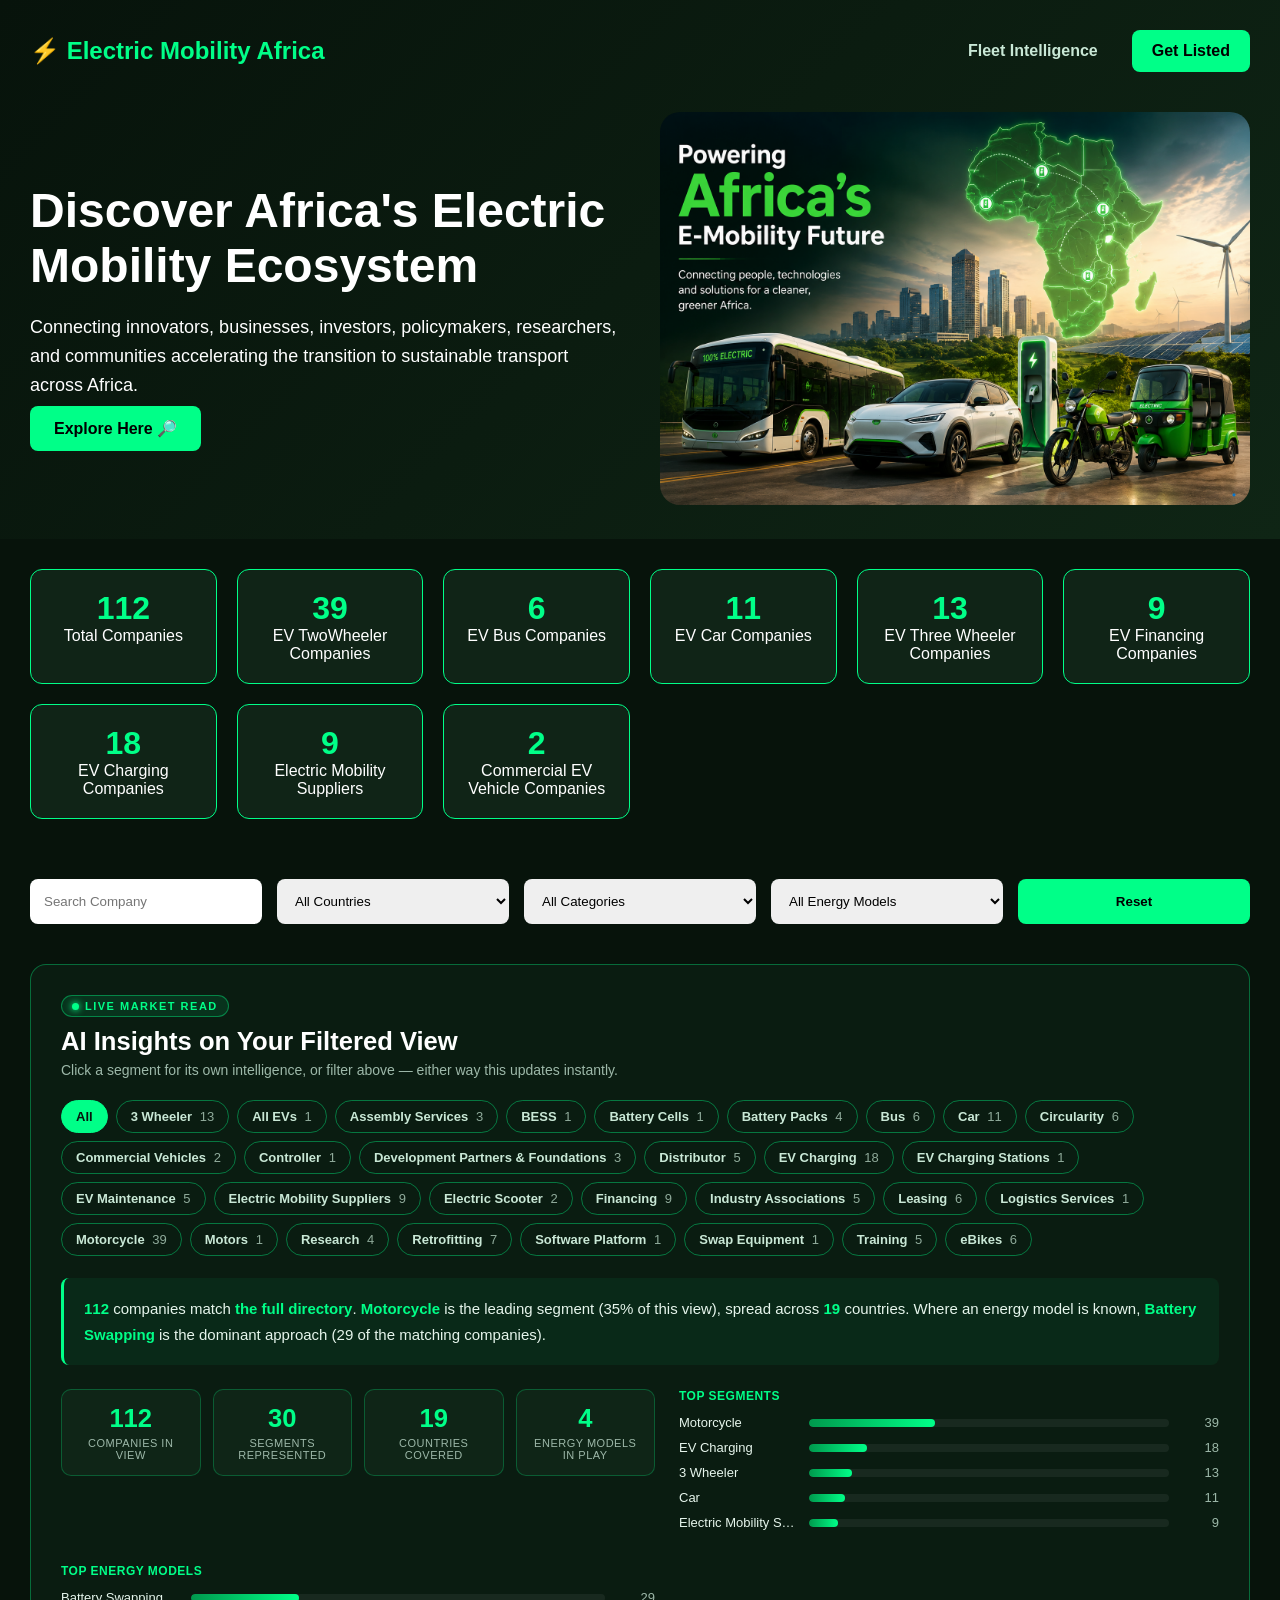
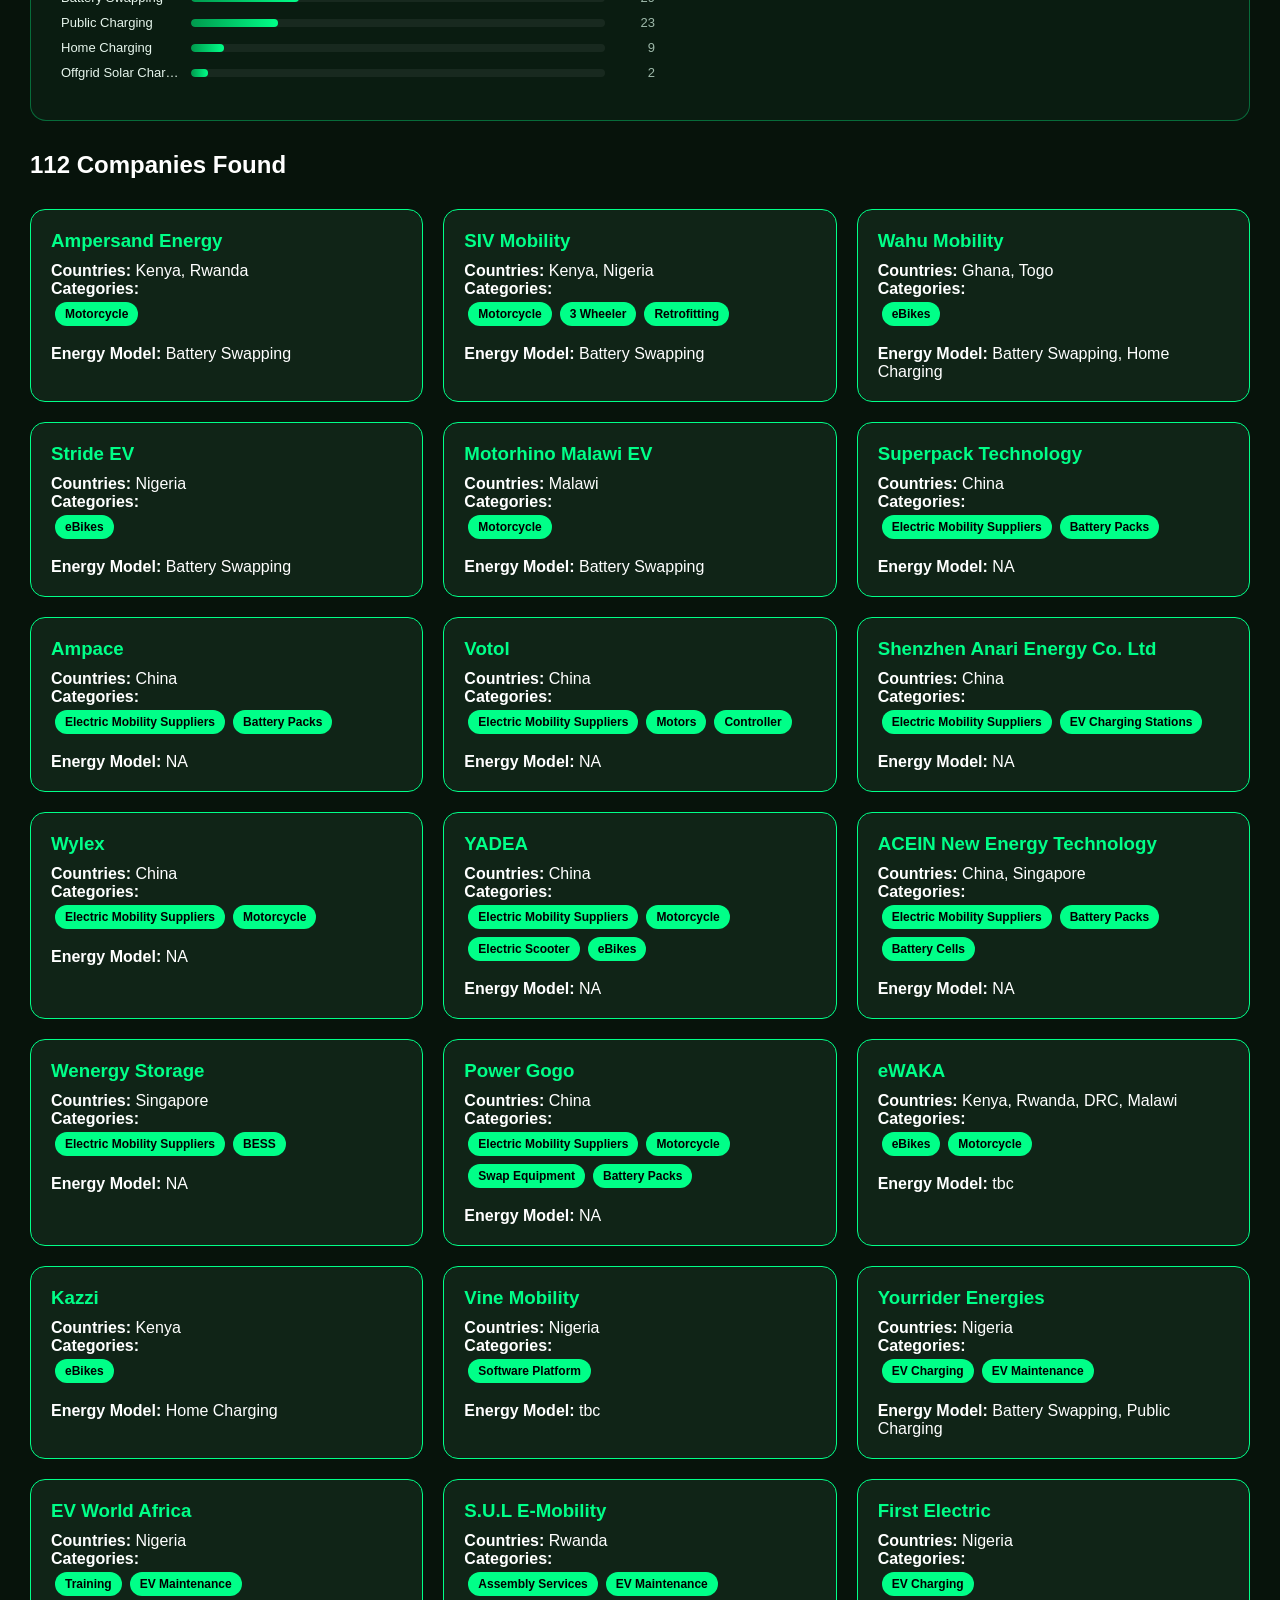
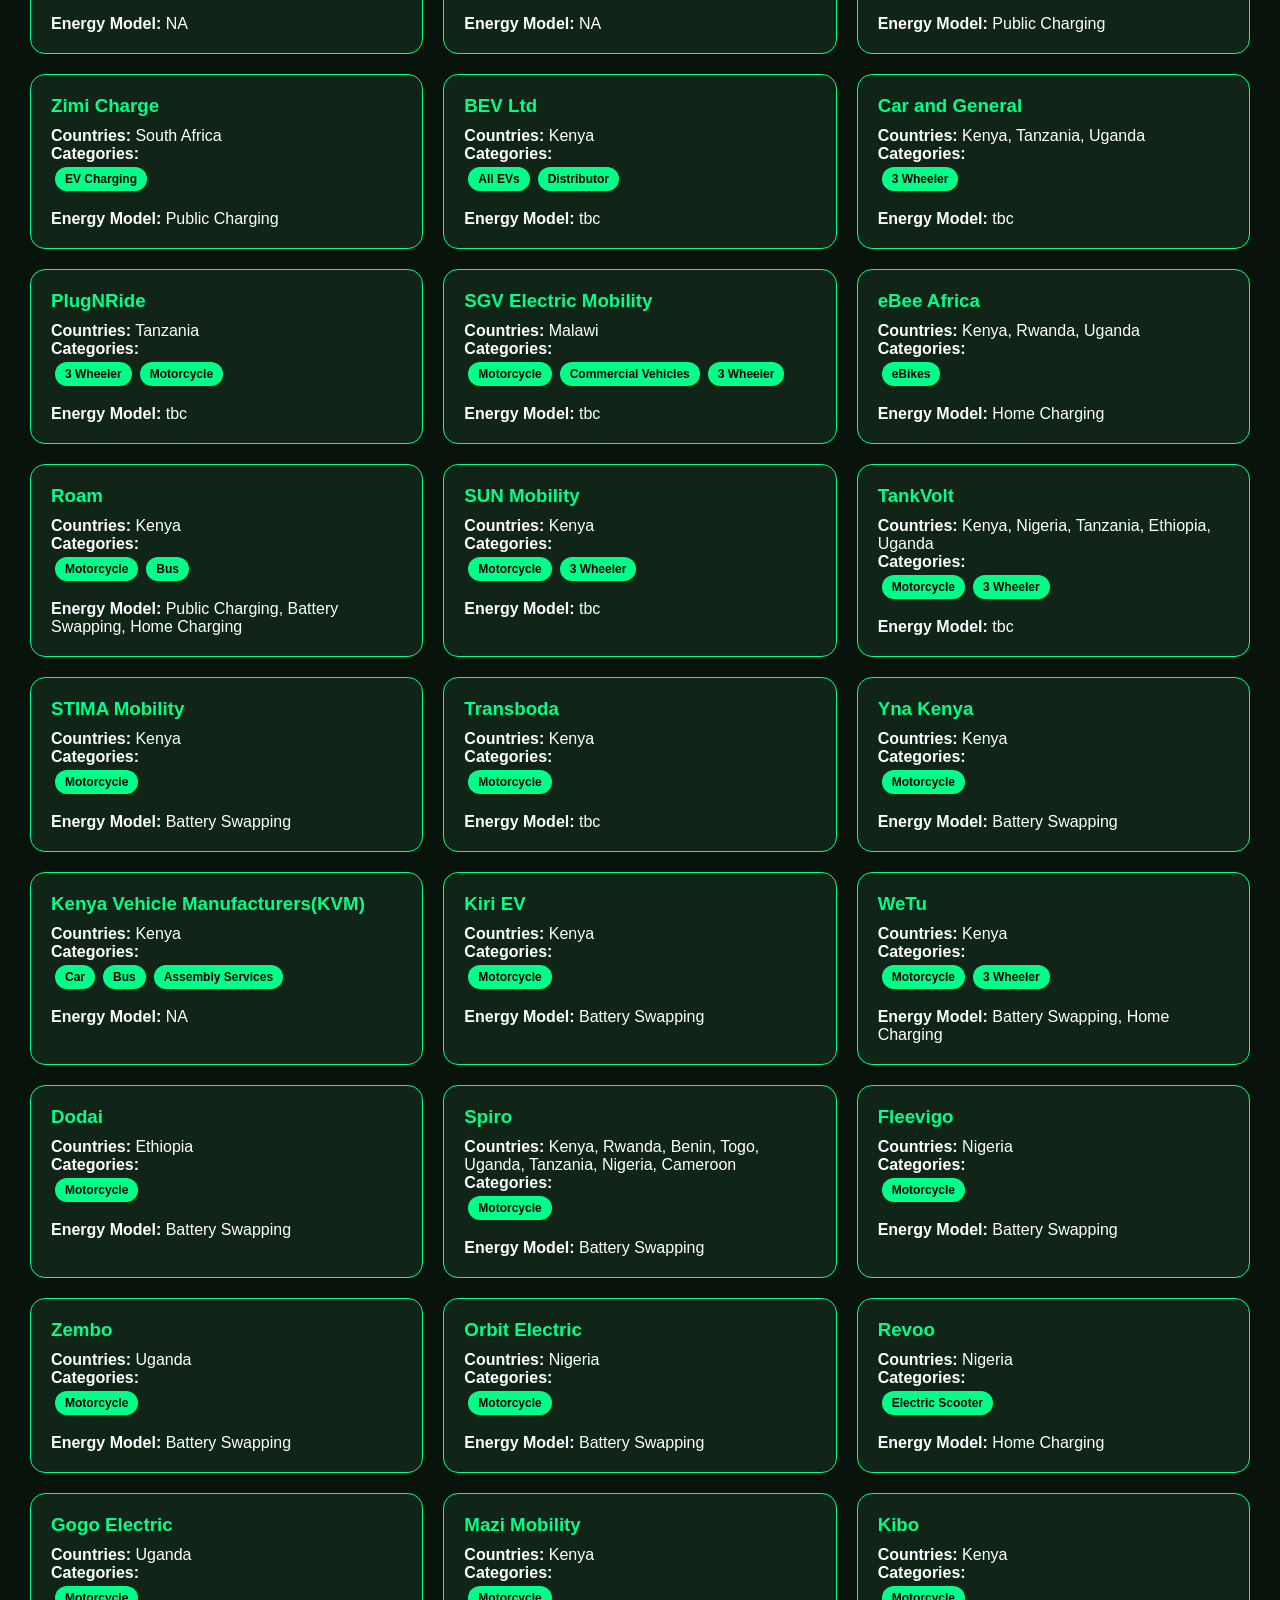
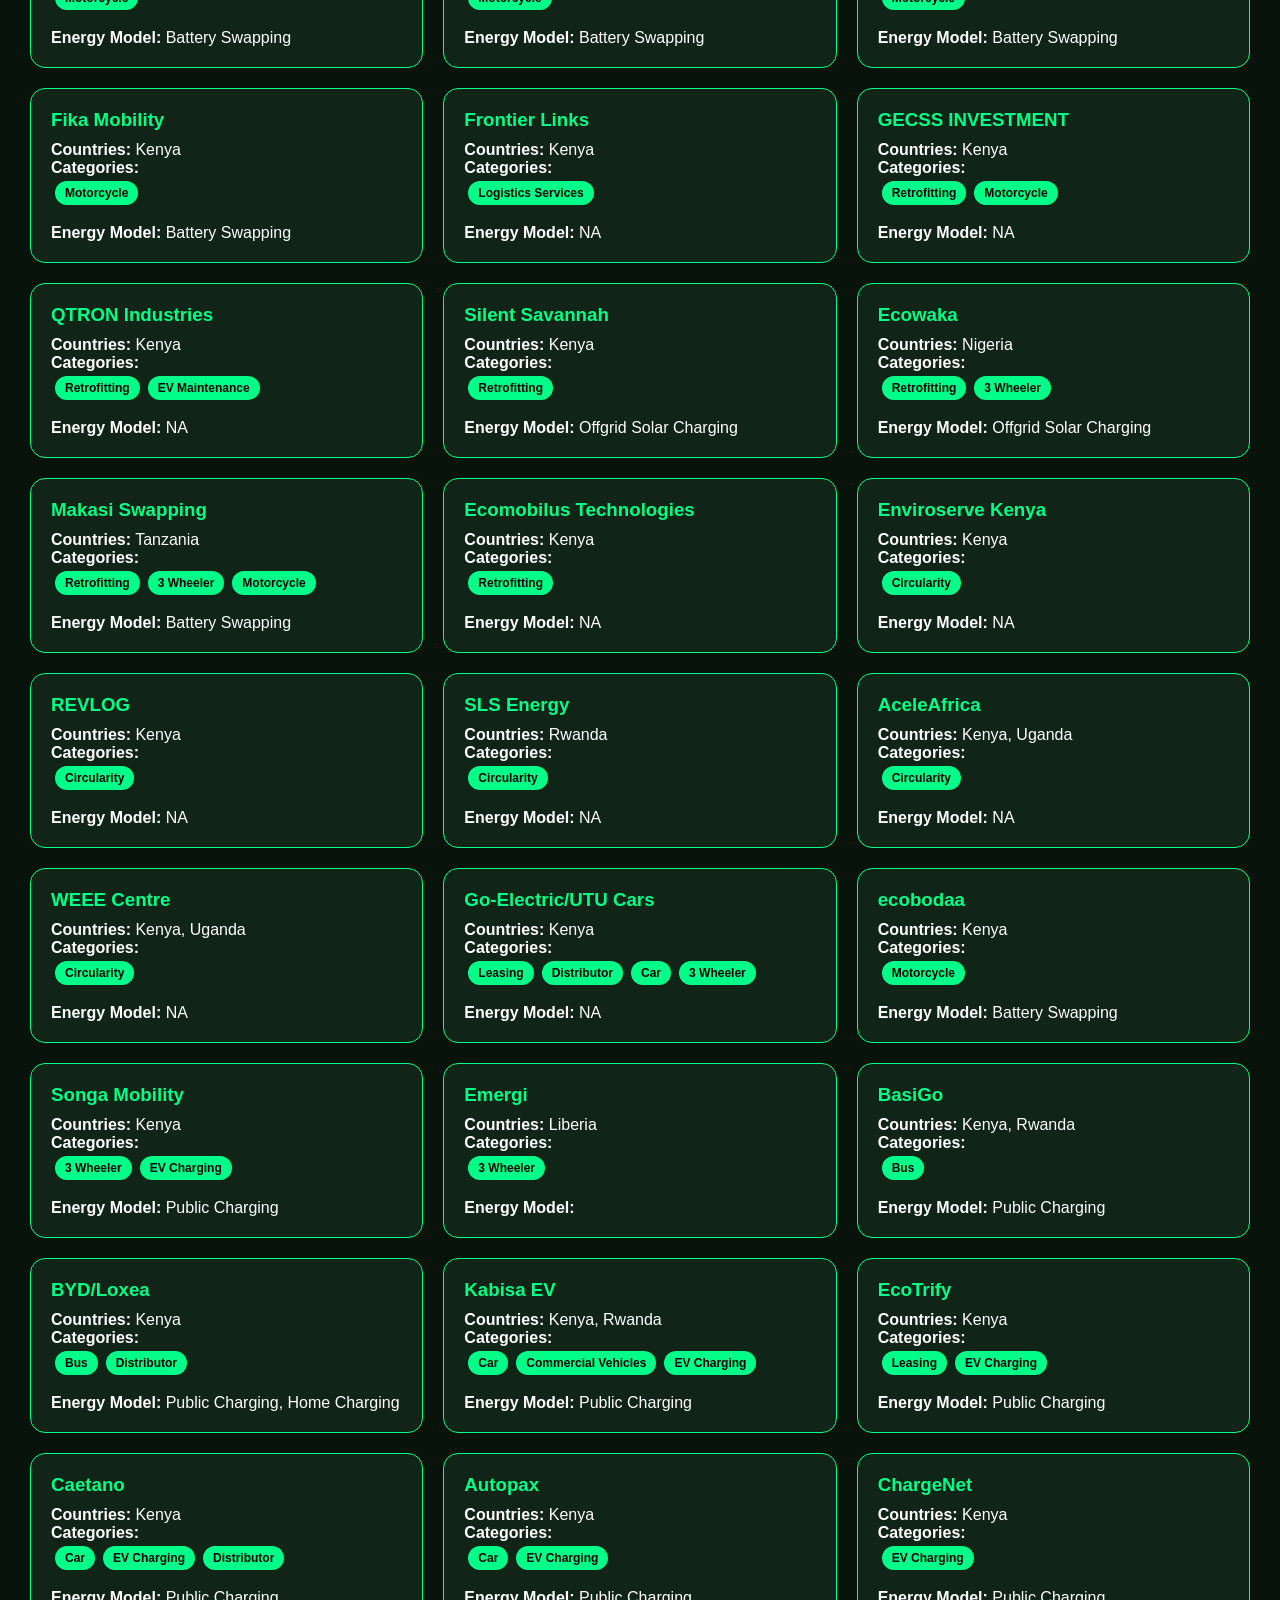
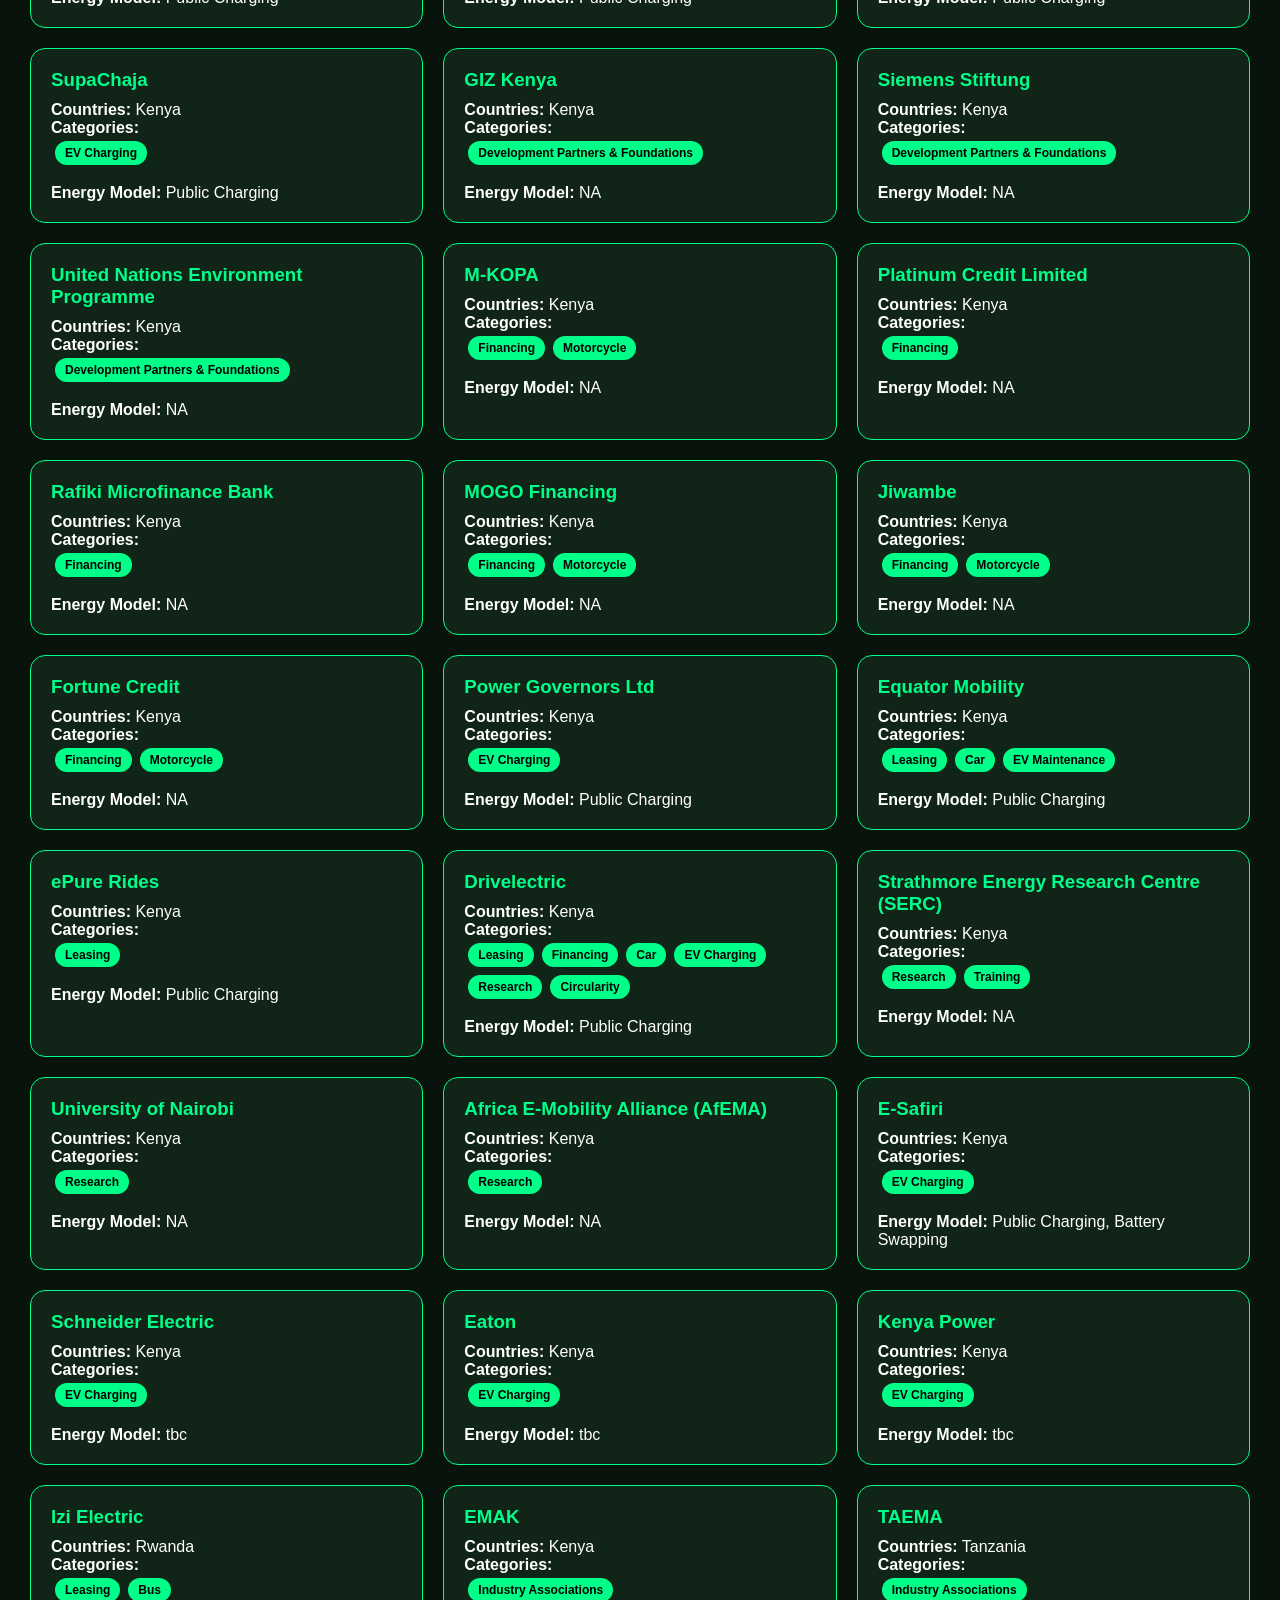
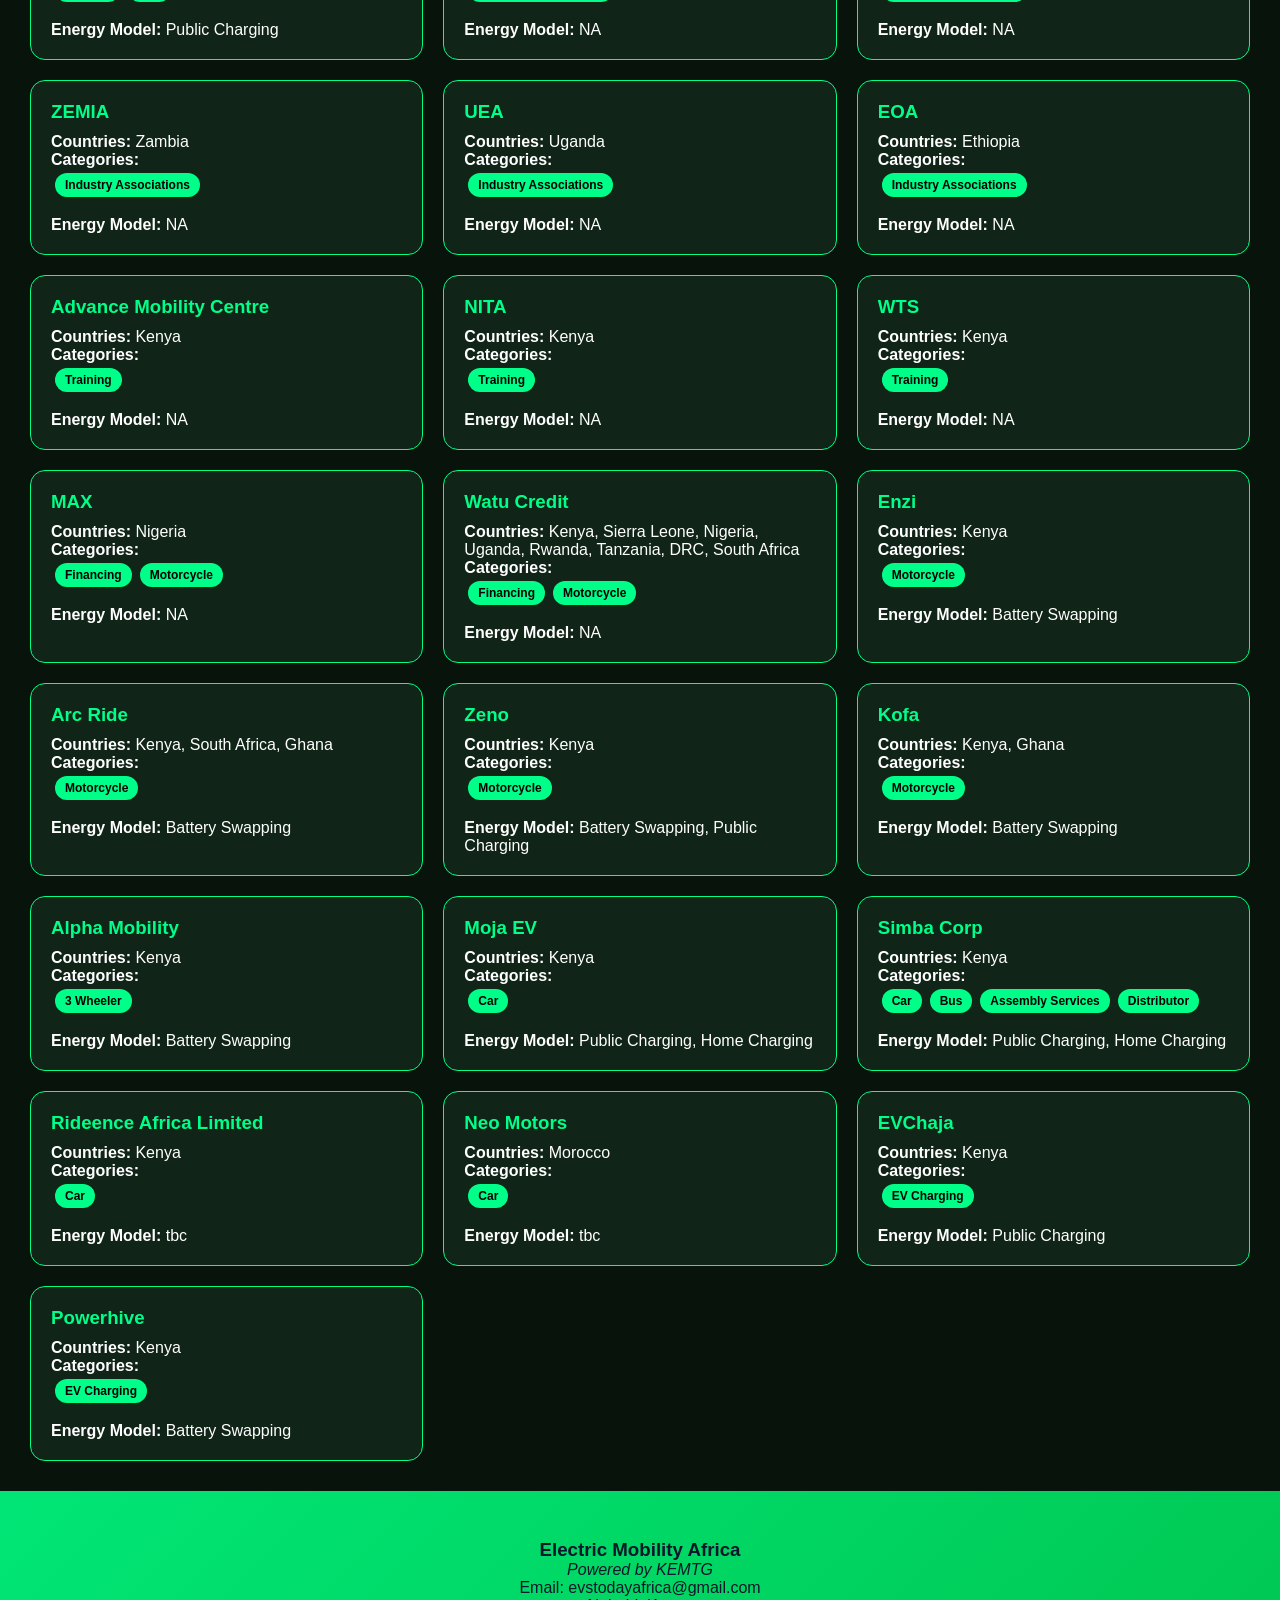
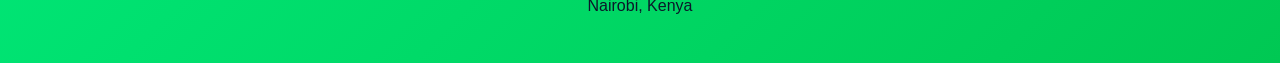
<file: index.html>
<!DOCTYPE html>
<html lang="en">
<head>
<meta charset="UTF-8">
<meta name="viewport" content="width=device-width, initial-scale=1.0">
<title>Electric Mobility Africa</title>
<link rel="stylesheet" href="styles.css">
</head>

<body>

<header class="hero">

    <nav class="navbar">
        <div class="logo">
            ⚡ Electric Mobility Africa
        </div>

        <div style="display: flex; gap: 20px; align-items: center;">
            <a href="fleet-intelligence.html" style="color: #c9e8d6; text-decoration: none; font-weight: bold; padding: 8px 14px; border-radius: 6px; transition: all 0.3s ease;" onmouseover="this.style.background='rgba(0,255,136,0.2)'" onmouseout="this.style.background='transparent'">
                Fleet Intelligence
            </a>
            <a href="https://forms.gle/2LNfFtyoCbxsjDcj7" class="submit-btn">
                Get Listed
            </a>
        </div>
    </nav>

    <div class="hero-content">

        <div class="hero-text">
            <h1>Discover Africa's Electric Mobility Ecosystem</h1>

            <p>
                Connecting innovators, businesses, investors, policymakers, researchers, and communities accelerating the transition to sustainable transport across Africa.
            </p>

            <a href="#ai-insights" class="explore-btn">
                Explore Here 🔎
            </a>
        </div>

        <div class="hero-image">
    <img src="hero.png" alt="EV Africa">
</div>

    </div>

</header>

<main>

<section class="stats">

<div class="stat-card">
<h2 id="totalCompanies">0</h2>
<p>Total Companies</p>
</div>

<div class="stat-card">
<h2 id="motorcycleCount">0</h2>
<p>EV TwoWheeler Companies</p>
</div>

<div class="stat-card">
<h2 id="busCount">0</h2>
<p>EV Bus Companies</p>
</div>

<div class="stat-card">
<h2 id="carCount">0</h2>
<p>EV Car Companies</p>
</div>

<div class="stat-card">
<h2 id="threeCount">0</h2>
<p>EV Three Wheeler Companies</p>
</div>

<div class="stat-card">
<h2 id="financeCount">0</h2>
<p>EV Financing Companies</p>
</div>
<div class="stat-card">
<h2 id="chargingCount">0</h2>
<p>EV Charging Companies</p>
</div>
<div class="stat-card">
<h2 id="supplierCount">0</h2>
<p>Electric Mobility Suppliers</p>
</div>
<div class="stat-card">
<h2 id="commercialCount">0</h2>
<p>Commercial EV Vehicle Companies</p>
</div>

</section>

<section id="filters" class="filters">

<input
type="text"
id="searchInput"
placeholder="Search Company">

<select id="countryFilter"></select>

<select id="categoryFilter"></select>

<select id="energyFilter"></select>

<button id="resetBtn">
Reset
</button>

</section>

<section id="ai-insights" class="insights">

    <div class="insights-head">
        <span class="insights-eyebrow">Live Market Read</span>
        <h2>AI Insights on Your Filtered View</h2>
        <p>Click a segment for its own intelligence, or filter above — either way this updates instantly.</p>
    </div>

    <div id="segmentChips" class="segment-chips">
        <!-- populated by script.js -->
    </div>

    <div id="insightsBody" class="insights-body">
        <!-- populated by script.js -->
    </div>

</section>

<section class="results-header">
<h2 id="resultsCount"></h2>
</section>

<section id="companyContainer" class="company-grid">

</section>

</main>

<footer>

<h3>Electric Mobility Africa</h3>

<p><i>Powered by KEMTG</i></p>

<p>Email: evstodayafrica@gmail.com</p>

<!-- <p>Phone: +254700000000</p> -->

<p>Nairobi, Kenya</p>

</footer>

<script src="script.js"></script>

</body>
</html>
</file>
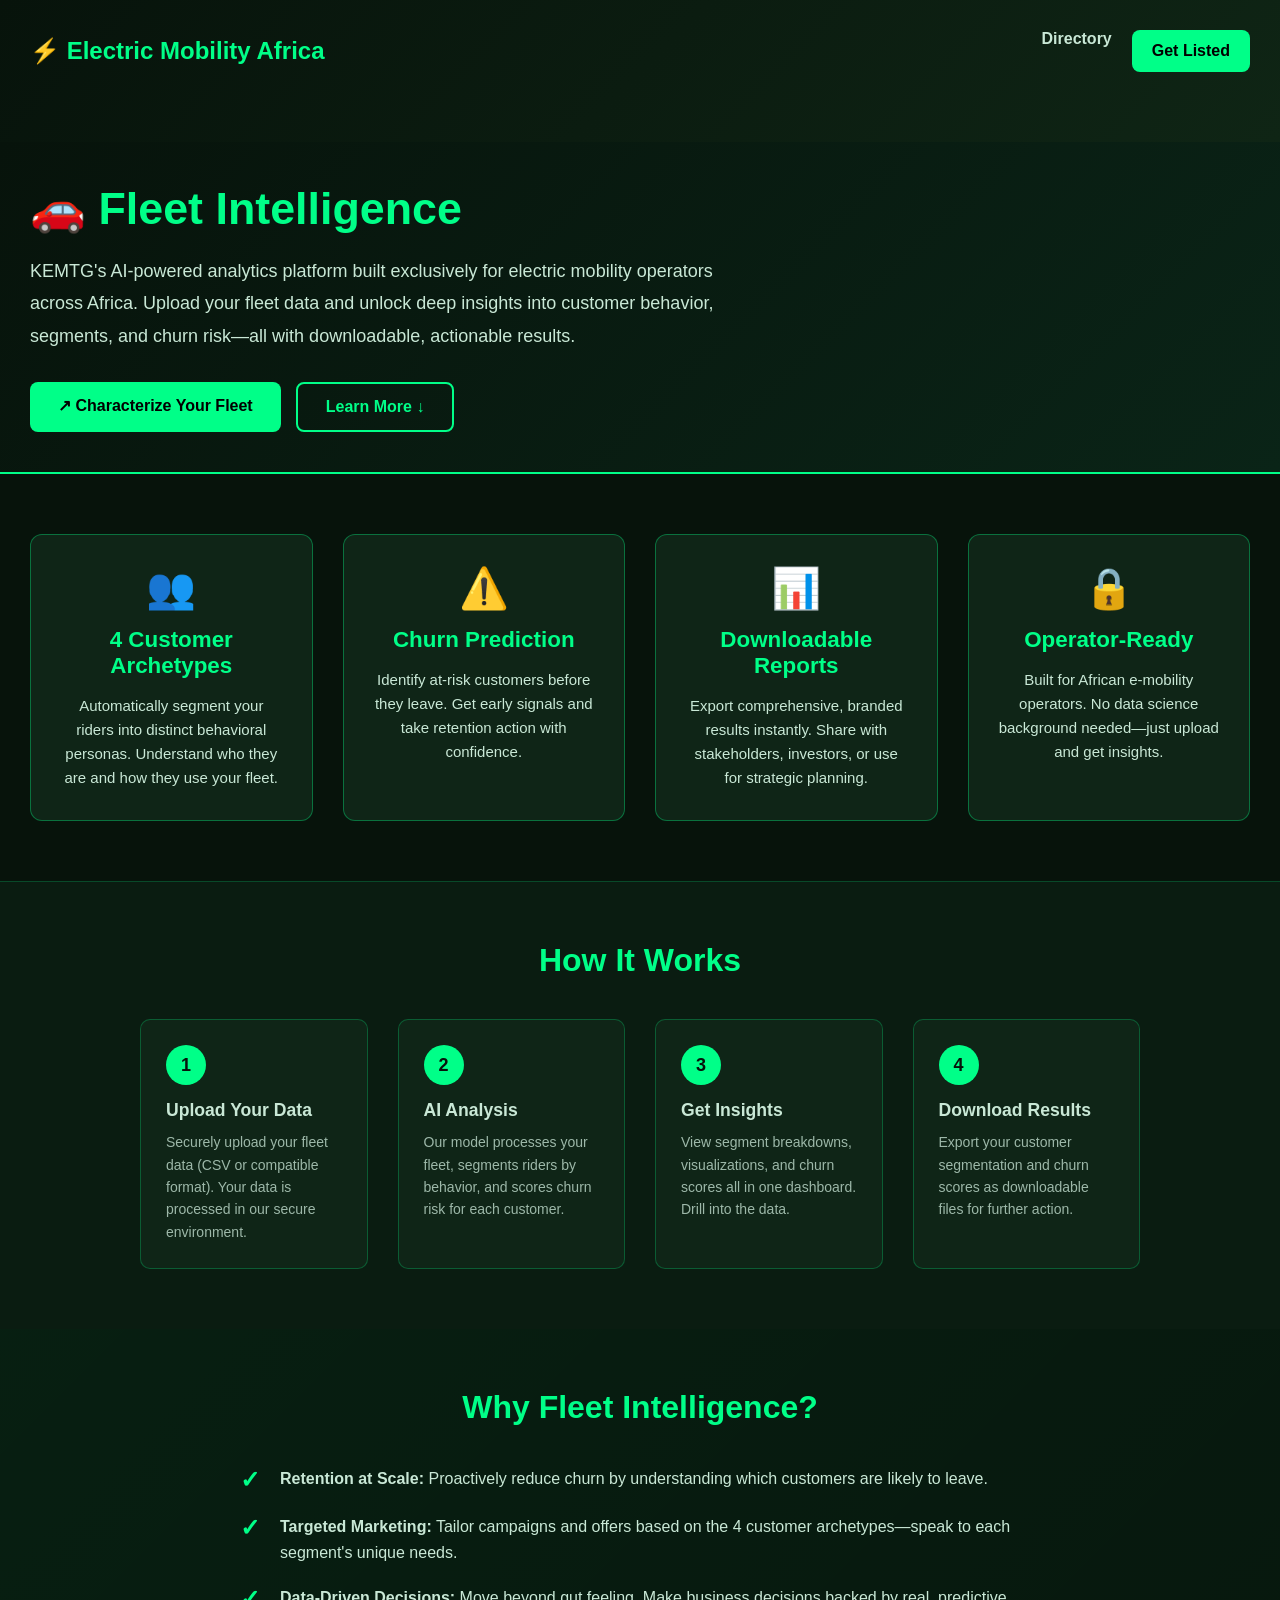
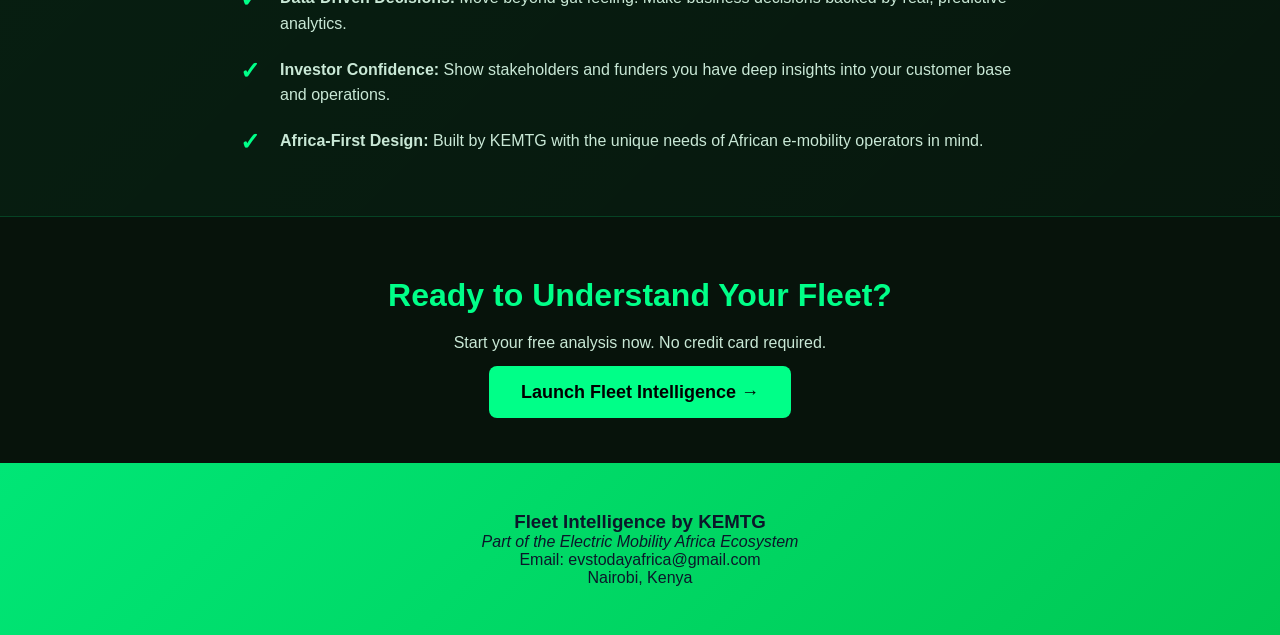
<file: fleet-intelligence.html>
<!DOCTYPE html>
<html lang="en">
<head>
    <meta charset="UTF-8">
    <meta name="viewport" content="width=device-width, initial-scale=1.0">
    <title>Fleet Intelligence - KEMTG</title>
    <link rel="stylesheet" href="styles.css">
    <style>
        /* Fleet Intelligence specific styles */
        .fi-hero {
            padding: 40px 30px;
            background: linear-gradient(135deg, #07130b, #0a2417);
            border-bottom: 2px solid #00ff88;
        }

        .fi-hero h1 {
            font-size: 2.8rem;
            margin-bottom: 20px;
            color: #00ff88;
        }

        .fi-hero p {
            font-size: 18px;
            line-height: 1.8;
            color: #c9e8d6;
            max-width: 700px;
            margin-bottom: 30px;
        }

        .fi-cta-group {
            display: flex;
            gap: 15px;
            margin-top: 30px;
            flex-wrap: wrap;
        }

        .fi-cta {
            background: #00ff88;
            color: black;
            padding: 14px 28px;
            border-radius: 8px;
            text-decoration: none;
            font-weight: bold;
            font-size: 16px;
            cursor: pointer;
            border: none;
            transition: all 0.3s ease;
        }

        .fi-cta:hover {
            background: #00dd7a;
            transform: translateY(-2px);
        }

        .fi-features {
            padding: 60px 30px;
            display: grid;
            grid-template-columns: repeat(auto-fit, minmax(280px, 1fr));
            gap: 30px;
        }

        .fi-feature-card {
            background: #0f2517;
            border: 1px solid rgba(0, 255, 136, 0.35);
            border-radius: 12px;
            padding: 30px;
            text-align: center;
        }

        .fi-feature-card h3 {
            color: #00ff88;
            font-size: 1.4rem;
            margin-bottom: 15px;
        }

        .fi-feature-card p {
            color: #c9e8d6;
            line-height: 1.6;
            font-size: 15px;
        }

        .fi-feature-icon {
            font-size: 2.5rem;
            margin-bottom: 15px;
        }

        .fi-how-it-works {
            padding: 60px 30px;
            background: #0a1c11;
            border-top: 1px solid rgba(0, 255, 136, 0.2);
        }

        .fi-how-it-works h2 {
            font-size: 2rem;
            margin-bottom: 40px;
            color: #00ff88;
            text-align: center;
        }

        .fi-steps {
            display: grid;
            grid-template-columns: repeat(auto-fit, minmax(220px, 1fr));
            gap: 30px;
            max-width: 1000px;
            margin: 0 auto;
        }

        .fi-step {
            background: #0f2517;
            border: 1px solid rgba(0, 255, 136, 0.25);
            border-radius: 10px;
            padding: 25px;
            position: relative;
        }

        .fi-step-number {
            display: inline-block;
            background: #00ff88;
            color: #07130b;
            width: 40px;
            height: 40px;
            border-radius: 50%;
            text-align: center;
            line-height: 40px;
            font-weight: bold;
            font-size: 18px;
            margin-bottom: 15px;
        }

        .fi-step h4 {
            color: #c9e8d6;
            margin-bottom: 10px;
            font-size: 1.1rem;
        }

        .fi-step p {
            color: #9db8a9;
            font-size: 14px;
            line-height: 1.6;
        }

        .fi-benefits {
            padding: 60px 30px;
            background: linear-gradient(135deg, rgba(0, 255, 136, 0.05), rgba(0, 255, 136, 0.02));
        }

        .fi-benefits h2 {
            font-size: 2rem;
            margin-bottom: 40px;
            color: #00ff88;
            text-align: center;
        }

        .fi-benefits-list {
            max-width: 800px;
            margin: 0 auto;
            display: grid;
            gap: 20px;
        }

        .fi-benefit-item {
            display: flex;
            gap: 20px;
            align-items: flex-start;
        }

        .fi-benefit-check {
            color: #00ff88;
            font-size: 1.5rem;
            font-weight: bold;
            flex-shrink: 0;
        }

        .fi-benefit-text {
            color: #c9e8d6;
            line-height: 1.6;
        }

        .fi-cta-section {
            padding: 60px 30px;
            background: #07130b;
            text-align: center;
            border-top: 1px solid rgba(0, 255, 136, 0.2);
        }

        .fi-cta-section h2 {
            font-size: 2rem;
            margin-bottom: 20px;
            color: #00ff88;
        }

        .fi-cta-section p {
            color: #c9e8d6;
            margin-bottom: 30px;
            font-size: 16px;
        }

        @media (max-width: 768px) {
            .fi-hero h1 {
                font-size: 2rem;
            }

            .fi-how-it-works h2 {
                font-size: 1.5rem;
            }

            .fi-benefits h2 {
                font-size: 1.5rem;
            }

            .fi-cta-section h2 {
                font-size: 1.5rem;
            }

            .fi-steps {
                grid-template-columns: 1fr;
            }
        }
    </style>
</head>

<body>

<header class="hero">
    <nav class="navbar">
        <div class="logo">
            ⚡ Electric Mobility Africa
        </div>
        <div style="display: flex; gap: 20px;">
            <a href="index.html" style="color: #c9e8d6; text-decoration: none; font-weight: bold;">
                Directory
            </a>
            <a href="https://forms.gle/2LNfFtyoCbxsjDcj7" class="submit-btn">
                Get Listed
            </a>
        </div>
    </nav>
</header>

<main>

    <!-- Hero Section -->
    <section class="fi-hero">
        <h1>🚗 Fleet Intelligence</h1>
        <p>
            KEMTG's AI-powered analytics platform built exclusively for electric mobility operators across Africa.
            Upload your fleet data and unlock deep insights into customer behavior, segments, and churn risk—all with 
            downloadable, actionable results.
        </p>
        <div class="fi-cta-group">
            <a href="https://kemtgfleetintelligence.streamlit.app/" class="fi-cta" target="_blank">
                ↗ Characterize Your Fleet
            </a>
            <a href="#how-it-works" class="fi-cta" style="background: transparent; color: #00ff88; border: 2px solid #00ff88;">
                Learn More ↓
            </a>
        </div>
    </section>

    <!-- Feature Highlights -->
    <section class="fi-features">
        <div class="fi-feature-card">
            <div class="fi-feature-icon">👥</div>
            <h3>4 Customer Archetypes</h3>
            <p>
                Automatically segment your riders into distinct behavioral personas. Understand who they are and how they use your fleet.
            </p>
        </div>

        <div class="fi-feature-card">
            <div class="fi-feature-icon">⚠️</div>
            <h3>Churn Prediction</h3>
            <p>
                Identify at-risk customers before they leave. Get early signals and take retention action with confidence.
            </p>
        </div>

        <div class="fi-feature-card">
            <div class="fi-feature-icon">📊</div>
            <h3>Downloadable Reports</h3>
            <p>
                Export comprehensive, branded results instantly. Share with stakeholders, investors, or use for strategic planning.
            </p>
        </div>

        <div class="fi-feature-card">
            <div class="fi-feature-icon">🔒</div>
            <h3>Operator-Ready</h3>
            <p>
                Built for African e-mobility operators. No data science background needed—just upload and get insights.
            </p>
        </div>
    </section>

    <!-- How It Works -->
    <section id="how-it-works" class="fi-how-it-works">
        <h2>How It Works</h2>
        <div class="fi-steps">
            <div class="fi-step">
                <div class="fi-step-number">1</div>
                <h4>Upload Your Data</h4>
                <p>
                    Securely upload your fleet data (CSV or compatible format). Your data is processed in our secure environment.
                </p>
            </div>

            <div class="fi-step">
                <div class="fi-step-number">2</div>
                <h4>AI Analysis</h4>
                <p>
                    Our model processes your fleet, segments riders by behavior, and scores churn risk for each customer.
                </p>
            </div>

            <div class="fi-step">
                <div class="fi-step-number">3</div>
                <h4>Get Insights</h4>
                <p>
                    View segment breakdowns, visualizations, and churn scores all in one dashboard. Drill into the data.
                </p>
            </div>

            <div class="fi-step">
                <div class="fi-step-number">4</div>
                <h4>Download Results</h4>
                <p>
                    Export your customer segmentation and churn scores as downloadable files for further action.
                </p>
            </div>
        </div>
    </section>

    <!-- Benefits -->
    <section class="fi-benefits">
        <h2>Why Fleet Intelligence?</h2>
        <div class="fi-benefits-list">
            <div class="fi-benefit-item">
                <div class="fi-benefit-check">✓</div>
                <div class="fi-benefit-text">
                    <strong>Retention at Scale:</strong> Proactively reduce churn by understanding which customers are likely to leave.
                </div>
            </div>

            <div class="fi-benefit-item">
                <div class="fi-benefit-check">✓</div>
                <div class="fi-benefit-text">
                    <strong>Targeted Marketing:</strong> Tailor campaigns and offers based on the 4 customer archetypes—speak to each segment's unique needs.
                </div>
            </div>

            <div class="fi-benefit-item">
                <div class="fi-benefit-check">✓</div>
                <div class="fi-benefit-text">
                    <strong>Data-Driven Decisions:</strong> Move beyond gut feeling. Make business decisions backed by real, predictive analytics.
                </div>
            </div>

            <div class="fi-benefit-item">
                <div class="fi-benefit-check">✓</div>
                <div class="fi-benefit-text">
                    <strong>Investor Confidence:</strong> Show stakeholders and funders you have deep insights into your customer base and operations.
                </div>
            </div>

            <div class="fi-benefit-item">
                <div class="fi-benefit-check">✓</div>
                <div class="fi-benefit-text">
                    <strong>Africa-First Design:</strong> Built by KEMTG with the unique needs of African e-mobility operators in mind.
                </div>
            </div>
        </div>
    </section>

    <!-- CTA Section -->
    <section class="fi-cta-section">
        <h2>Ready to Understand Your Fleet?</h2>
        <p>Start your free analysis now. No credit card required.</p>
        <a href="https://kemtgfleetintelligence.streamlit.app/" class="fi-cta" target="_blank" style="font-size: 18px; padding: 16px 32px;">
            Launch Fleet Intelligence →
        </a>
    </section>

</main>

<footer>
    <h3>Fleet Intelligence by KEMTG</h3>
    <p><i>Part of the Electric Mobility Africa Ecosystem</i></p>
    <p>Email: evstodayafrica@gmail.com</p>
    <p>Nairobi, Kenya</p>
</footer>

</body>
</html>
</file>
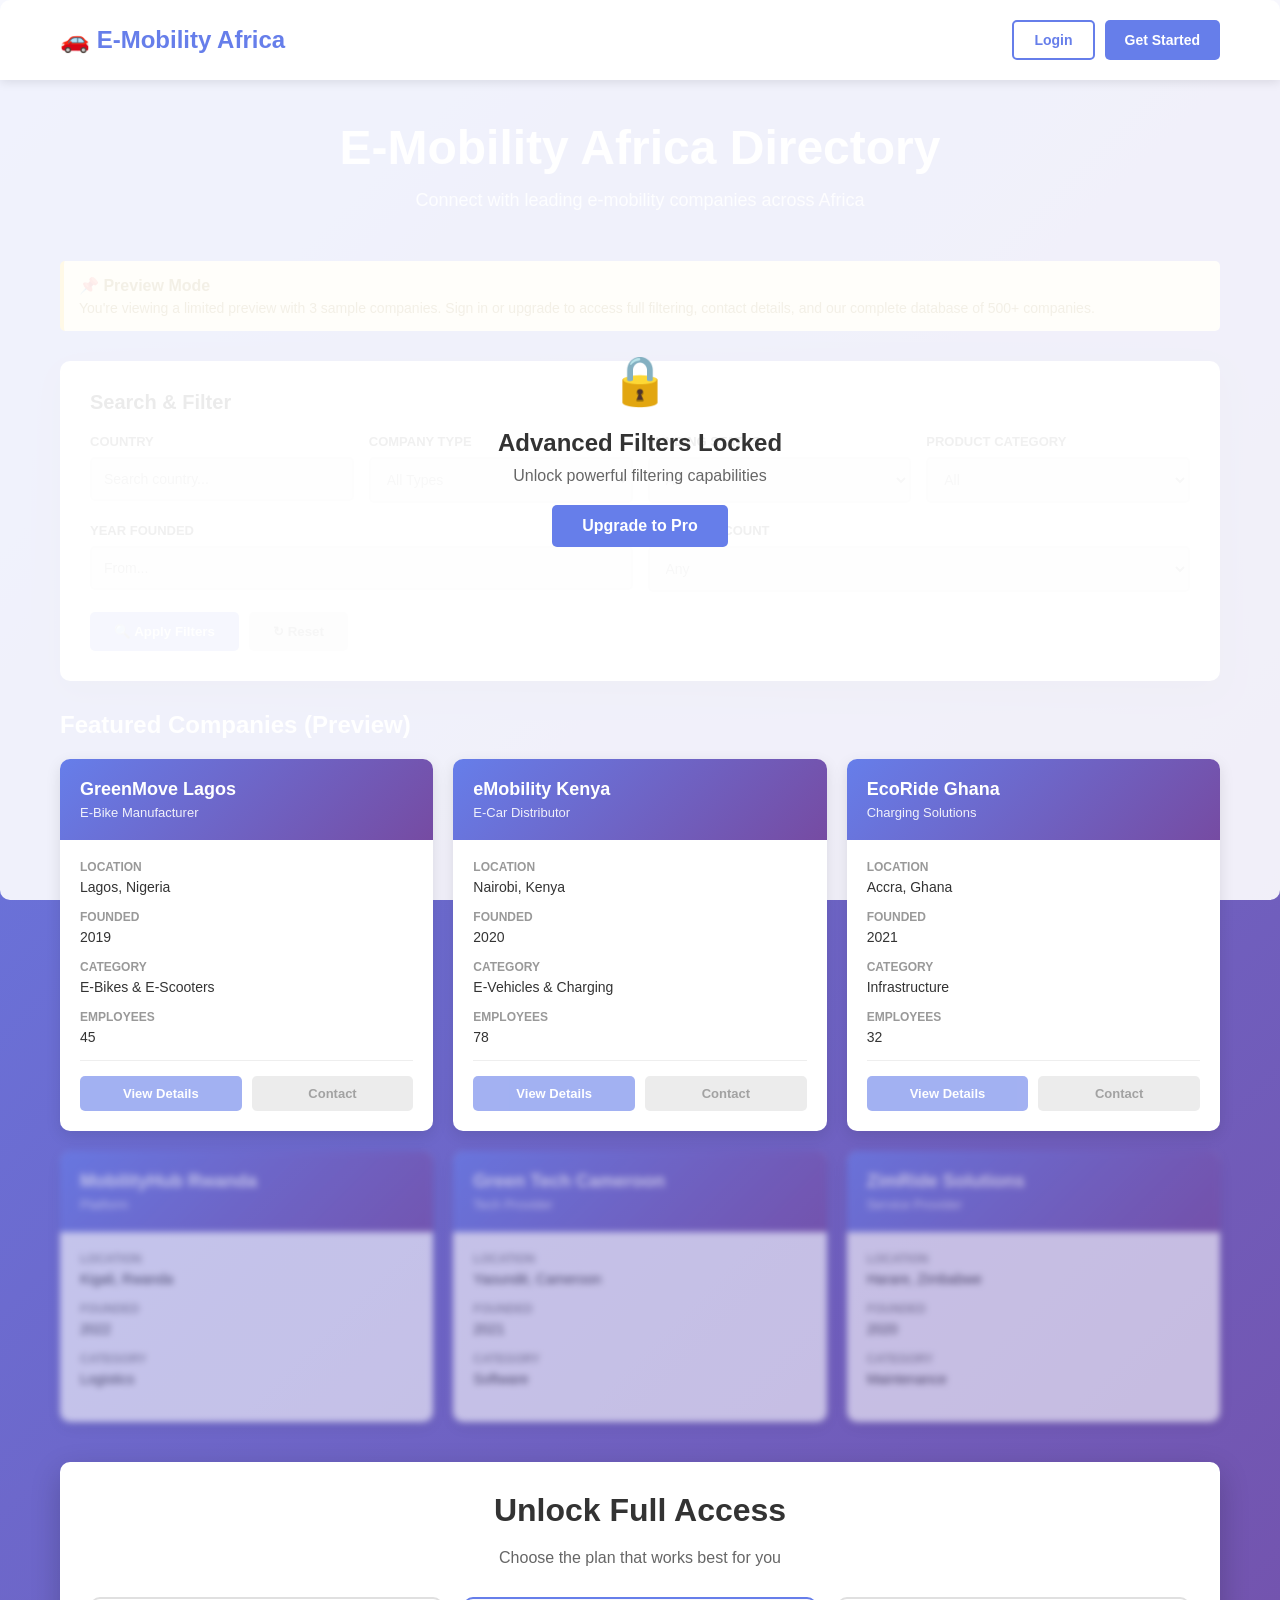
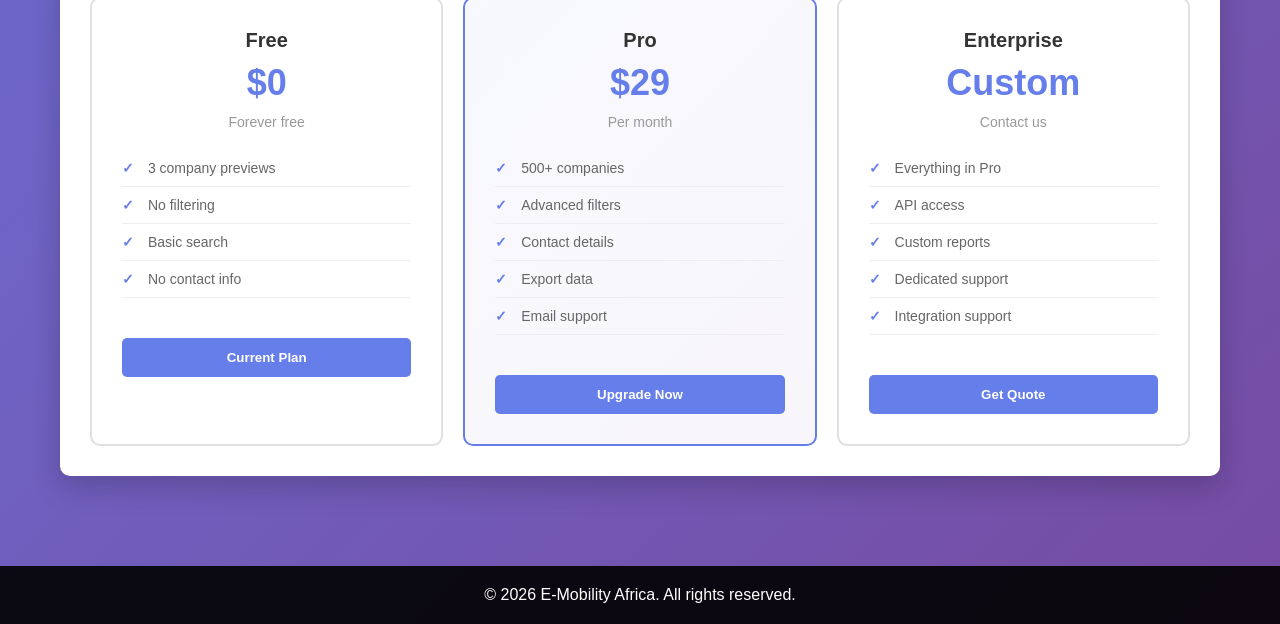
<file: preview-paywall.html>
<!DOCTYPE html>
<html lang="en">
<head>
    <meta charset="UTF-8">
    <meta name="viewport" content="width=device-width, initial-scale=1.0">
    <title>E-Mobility Africa - Preview</title>
    <style>
        * {
            margin: 0;
            padding: 0;
            box-sizing: border-box;
        }

        body {
            font-family: 'Segoe UI', Tahoma, Geneva, Verdana, sans-serif;
            background: linear-gradient(135deg, #667eea 0%, #764ba2 100%);
            min-height: 100vh;
            display: flex;
            flex-direction: column;
        }

        header {
            background: rgba(255, 255, 255, 0.95);
            padding: 20px 0;
            box-shadow: 0 2px 10px rgba(0, 0, 0, 0.1);
            position: sticky;
            top: 0;
            z-index: 100;
        }

        .header-content {
            max-width: 1200px;
            margin: 0 auto;
            padding: 0 20px;
            display: flex;
            justify-content: space-between;
            align-items: center;
        }

        .logo {
            font-size: 24px;
            font-weight: bold;
            color: #667eea;
        }

        .auth-buttons {
            display: flex;
            gap: 10px;
        }

        .btn-login, .btn-signup {
            padding: 10px 20px;
            border: none;
            border-radius: 5px;
            cursor: pointer;
            font-size: 14px;
            font-weight: 600;
            transition: all 0.3s ease;
        }

        .btn-login {
            background: transparent;
            color: #667eea;
            border: 2px solid #667eea;
        }

        .btn-login:hover {
            background: #667eea;
            color: white;
        }

        .btn-signup {
            background: #667eea;
            color: white;
        }

        .btn-signup:hover {
            background: #764ba2;
        }

        .container {
            flex: 1;
            max-width: 1200px;
            margin: 0 auto;
            width: 100%;
            padding: 40px 20px;
        }

        .hero {
            text-align: center;
            color: white;
            margin-bottom: 50px;
        }

        .hero h1 {
            font-size: 48px;
            margin-bottom: 15px;
        }

        .hero p {
            font-size: 18px;
            opacity: 0.9;
        }

        .filters-section {
            background: white;
            padding: 30px;
            border-radius: 10px;
            margin-bottom: 30px;
            box-shadow: 0 10px 30px rgba(0, 0, 0, 0.2);
        }

        .filters-header {
            display: flex;
            justify-content: space-between;
            align-items: center;
            margin-bottom: 20px;
        }

        .filters-header h2 {
            color: #333;
            font-size: 20px;
        }

        .filter-row {
            display: grid;
            grid-template-columns: repeat(auto-fit, minmax(200px, 1fr));
            gap: 15px;
            margin-bottom: 20px;
        }

        .filter-group {
            display: flex;
            flex-direction: column;
        }

        .filter-group label {
            font-size: 13px;
            color: #666;
            font-weight: 600;
            margin-bottom: 8px;
            text-transform: uppercase;
        }

        .filter-group input,
        .filter-group select {
            padding: 12px;
            border: 2px solid #e0e0e0;
            border-radius: 5px;
            font-size: 14px;
            cursor: not-allowed;
            background: #f5f5f5;
            opacity: 0.6;
        }

        .filter-buttons {
            display: flex;
            gap: 10px;
        }

        .btn-filter, .btn-reset {
            padding: 12px 24px;
            border: none;
            border-radius: 5px;
            cursor: not-allowed;
            font-weight: 600;
            transition: all 0.3s ease;
            opacity: 0.6;
        }

        .btn-filter {
            background: #667eea;
            color: white;
        }

        .btn-reset {
            background: #e0e0e0;
            color: #666;
        }

        .preview-overlay {
            position: absolute;
            top: 0;
            left: 0;
            right: 0;
            bottom: 0;
            background: rgba(255, 255, 255, 0.9);
            display: flex;
            align-items: center;
            justify-content: center;
            border-radius: 10px;
        }

        .preview-overlay-content {
            text-align: center;
        }

        .lock-icon {
            font-size: 48px;
            margin-bottom: 20px;
        }

        .preview-overlay h3 {
            font-size: 24px;
            color: #333;
            margin-bottom: 10px;
        }

        .preview-overlay p {
            color: #666;
            font-size: 16px;
            margin-bottom: 20px;
        }

        .btn-unlock {
            padding: 12px 30px;
            background: #667eea;
            color: white;
            border: none;
            border-radius: 5px;
            cursor: pointer;
            font-weight: 600;
            font-size: 16px;
            transition: all 0.3s ease;
        }

        .btn-unlock:hover {
            background: #764ba2;
            transform: scale(1.05);
        }

        .companies-grid {
            display: grid;
            grid-template-columns: repeat(auto-fill, minmax(300px, 1fr));
            gap: 20px;
            margin-bottom: 30px;
        }

        .company-card {
            background: white;
            border-radius: 10px;
            overflow: hidden;
            box-shadow: 0 5px 15px rgba(0, 0, 0, 0.1);
            transition: transform 0.3s ease, box-shadow 0.3s ease;
            position: relative;
        }

        .company-card:hover {
            transform: translateY(-5px);
            box-shadow: 0 15px 30px rgba(0, 0, 0, 0.2);
        }

        .company-header {
            background: linear-gradient(135deg, #667eea 0%, #764ba2 100%);
            padding: 20px;
            color: white;
        }

        .company-name {
            font-size: 18px;
            font-weight: bold;
            margin-bottom: 5px;
        }

        .company-type {
            font-size: 13px;
            opacity: 0.9;
        }

        .company-body {
            padding: 20px;
        }

        .company-info {
            margin-bottom: 15px;
        }

        .info-label {
            font-size: 12px;
            color: #999;
            font-weight: 600;
            text-transform: uppercase;
            margin-bottom: 5px;
        }

        .info-value {
            font-size: 14px;
            color: #333;
        }

        .company-footer {
            display: flex;
            gap: 10px;
            padding-top: 15px;
            border-top: 1px solid #eee;
        }

        .btn-small {
            flex: 1;
            padding: 10px;
            border: none;
            border-radius: 5px;
            cursor: not-allowed;
            font-size: 13px;
            font-weight: 600;
            opacity: 0.6;
            transition: all 0.3s ease;
        }

        .btn-view {
            background: #667eea;
            color: white;
        }

        .btn-contact {
            background: #e0e0e0;
            color: #666;
        }

        .limited-notice {
            background: #fff3cd;
            border-left: 4px solid #ffc107;
            padding: 15px;
            margin-bottom: 30px;
            border-radius: 5px;
        }

        .limited-notice h4 {
            color: #856404;
            margin-bottom: 5px;
        }

        .limited-notice p {
            color: #856404;
            font-size: 14px;
        }

        .blur-card {
            filter: blur(3px);
            opacity: 0.6;
        }

        .price-section {
            background: white;
            padding: 30px;
            border-radius: 10px;
            text-align: center;
            margin-top: 40px;
            box-shadow: 0 10px 30px rgba(0, 0, 0, 0.2);
        }

        .price-section h2 {
            color: #333;
            margin-bottom: 20px;
            font-size: 32px;
        }

        .pricing-cards {
            display: grid;
            grid-template-columns: repeat(auto-fit, minmax(250px, 1fr));
            gap: 20px;
            margin-top: 30px;
        }

        .pricing-card {
            border: 2px solid #e0e0e0;
            padding: 30px;
            border-radius: 10px;
            transition: all 0.3s ease;
        }

        .pricing-card:hover {
            border-color: #667eea;
            box-shadow: 0 10px 30px rgba(102, 126, 234, 0.2);
        }

        .pricing-card.featured {
            border-color: #667eea;
            background: linear-gradient(135deg, rgba(102, 126, 234, 0.05) 0%, rgba(118, 75, 162, 0.05) 100%);
        }

        .pricing-title {
            font-size: 20px;
            font-weight: bold;
            color: #333;
            margin-bottom: 10px;
        }

        .pricing-price {
            font-size: 36px;
            font-weight: bold;
            color: #667eea;
            margin-bottom: 10px;
        }

        .pricing-period {
            color: #999;
            font-size: 14px;
            margin-bottom: 20px;
        }

        .pricing-features {
            text-align: left;
            list-style: none;
            margin: 20px 0;
        }

        .pricing-features li {
            padding: 10px 0;
            color: #666;
            font-size: 14px;
            border-bottom: 1px solid #eee;
        }

        .pricing-features li:before {
            content: "✓ ";
            color: #667eea;
            font-weight: bold;
            margin-right: 10px;
        }

        .btn-pricing {
            width: 100%;
            padding: 12px;
            background: #667eea;
            color: white;
            border: none;
            border-radius: 5px;
            cursor: pointer;
            font-weight: 600;
            margin-top: 20px;
            transition: all 0.3s ease;
        }

        .btn-pricing:hover {
            background: #764ba2;
        }

        footer {
            background: rgba(0, 0, 0, 0.9);
            color: white;
            text-align: center;
            padding: 20px;
            margin-top: 50px;
        }

        @media (max-width: 768px) {
            .hero h1 {
                font-size: 36px;
            }

            .filter-row {
                grid-template-columns: 1fr;
            }

            .companies-grid {
                grid-template-columns: 1fr;
            }
        }
    </style>
</head>
<body>
    <header>
        <div class="header-content">
            <div class="logo">🚗 E-Mobility Africa</div>
            <div class="auth-buttons">
                <button class="btn-login">Login</button>
                <button class="btn-signup">Get Started</button>
            </div>
        </div>
    </header>

    <div class="container">
        <div class="hero">
            <h1>E-Mobility Africa Directory</h1>
            <p>Connect with leading e-mobility companies across Africa</p>
        </div>

        <div class="limited-notice">
            <h4>📌 Preview Mode</h4>
            <p>You're viewing a limited preview with 3 sample companies. Sign in or upgrade to access full filtering, contact details, and our complete database of 500+ companies.</p>
        </div>

        <div class="filters-section">
            <div class="filters-header">
                <h2>Search & Filter</h2>
            </div>

            <div class="filter-row">
                <div class="filter-group">
                    <label>Country</label>
                    <input type="text" placeholder="Search country..." disabled>
                </div>
                <div class="filter-group">
                    <label>Company Type</label>
                    <select disabled>
                        <option>All Types</option>
                        <option>Manufacturer</option>
                        <option>Distributor</option>
                        <option>Service Provider</option>
                    </select>
                </div>
                <div class="filter-group">
                    <label>Funding Status</label>
                    <select disabled>
                        <option>All</option>
                        <option>Funded</option>
                        <option>Seeking Funding</option>
                    </select>
                </div>
                <div class="filter-group">
                    <label>Product Category</label>
                    <select disabled>
                        <option>All</option>
                        <option>E-Bikes</option>
                        <option>E-Scooters</option>
                        <option>E-Cars</option>
                    </select>
                </div>
            </div>

            <div class="filter-row">
                <div class="filter-group">
                    <label>Year Founded</label>
                    <input type="text" placeholder="From..." disabled>
                </div>
                <div class="filter-group">
                    <label>Employee Count</label>
                    <select disabled>
                        <option>Any</option>
                        <option>1-10</option>
                        <option>11-50</option>
                        <option>50+</option>
                    </select>
                </div>
            </div>

            <div class="filter-buttons">
                <button class="btn-filter" disabled>🔍 Apply Filters</button>
                <button class="btn-reset" disabled>↻ Reset</button>
            </div>

            <div class="preview-overlay">
                <div class="preview-overlay-content">
                    <div class="lock-icon">🔒</div>
                    <h3>Advanced Filters Locked</h3>
                    <p>Unlock powerful filtering capabilities</p>
                    <button class="btn-unlock">Upgrade to Pro</button>
                </div>
            </div>
        </div>

        <h2 style="color: white; margin-bottom: 20px;">Featured Companies (Preview)</h2>

        <div class="companies-grid">
            <!-- Card 1 - Visible -->
            <div class="company-card">
                <div class="company-header">
                    <div class="company-name">GreenMove Lagos</div>
                    <div class="company-type">E-Bike Manufacturer</div>
                </div>
                <div class="company-body">
                    <div class="company-info">
                        <div class="info-label">Location</div>
                        <div class="info-value">Lagos, Nigeria</div>
                    </div>
                    <div class="company-info">
                        <div class="info-label">Founded</div>
                        <div class="info-value">2019</div>
                    </div>
                    <div class="company-info">
                        <div class="info-label">Category</div>
                        <div class="info-value">E-Bikes & E-Scooters</div>
                    </div>
                    <div class="company-info">
                        <div class="info-label">Employees</div>
                        <div class="info-value">45</div>
                    </div>
                    <div class="company-footer">
                        <button class="btn-small btn-view" disabled>View Details</button>
                        <button class="btn-small btn-contact" disabled>Contact</button>
                    </div>
                </div>
            </div>

            <!-- Card 2 - Visible -->
            <div class="company-card">
                <div class="company-header">
                    <div class="company-name">eMobility Kenya</div>
                    <div class="company-type">E-Car Distributor</div>
                </div>
                <div class="company-body">
                    <div class="company-info">
                        <div class="info-label">Location</div>
                        <div class="info-value">Nairobi, Kenya</div>
                    </div>
                    <div class="company-info">
                        <div class="info-label">Founded</div>
                        <div class="info-value">2020</div>
                    </div>
                    <div class="company-info">
                        <div class="info-label">Category</div>
                        <div class="info-value">E-Vehicles & Charging</div>
                    </div>
                    <div class="company-info">
                        <div class="info-label">Employees</div>
                        <div class="info-value">78</div>
                    </div>
                    <div class="company-footer">
                        <button class="btn-small btn-view" disabled>View Details</button>
                        <button class="btn-small btn-contact" disabled>Contact</button>
                    </div>
                </div>
            </div>

            <!-- Card 3 - Visible -->
            <div class="company-card">
                <div class="company-header">
                    <div class="company-name">EcoRide Ghana</div>
                    <div class="company-type">Charging Solutions</div>
                </div>
                <div class="company-body">
                    <div class="company-info">
                        <div class="info-label">Location</div>
                        <div class="info-value">Accra, Ghana</div>
                    </div>
                    <div class="company-info">
                        <div class="info-label">Founded</div>
                        <div class="info-value">2021</div>
                    </div>
                    <div class="company-info">
                        <div class="info-label">Category</div>
                        <div class="info-value">Infrastructure</div>
                    </div>
                    <div class="company-info">
                        <div class="info-label">Employees</div>
                        <div class="info-value">32</div>
                    </div>
                    <div class="company-footer">
                        <button class="btn-small btn-view" disabled>View Details</button>
                        <button class="btn-small btn-contact" disabled>Contact</button>
                    </div>
                </div>
            </div>

            <!-- Card 4 - Blurred -->
            <div class="company-card blur-card">
                <div class="company-header">
                    <div class="company-name">MobilityHub Rwanda</div>
                    <div class="company-type">Platform</div>
                </div>
                <div class="company-body">
                    <div class="company-info">
                        <div class="info-label">Location</div>
                        <div class="info-value">Kigali, Rwanda</div>
                    </div>
                    <div class="company-info">
                        <div class="info-label">Founded</div>
                        <div class="info-value">2022</div>
                    </div>
                    <div class="company-info">
                        <div class="info-label">Category</div>
                        <div class="info-value">Logistics</div>
                    </div>
                </div>
            </div>

            <!-- Card 5 - Blurred -->
            <div class="company-card blur-card">
                <div class="company-header">
                    <div class="company-name">Green Tech Cameroon</div>
                    <div class="company-type">Tech Provider</div>
                </div>
                <div class="company-body">
                    <div class="company-info">
                        <div class="info-label">Location</div>
                        <div class="info-value">Yaoundé, Cameroon</div>
                    </div>
                    <div class="company-info">
                        <div class="info-label">Founded</div>
                        <div class="info-value">2021</div>
                    </div>
                    <div class="company-info">
                        <div class="info-label">Category</div>
                        <div class="info-value">Software</div>
                    </div>
                </div>
            </div>

            <!-- Card 6 - Blurred -->
            <div class="company-card blur-card">
                <div class="company-header">
                    <div class="company-name">ZimRide Solutions</div>
                    <div class="company-type">Service Provider</div>
                </div>
                <div class="company-body">
                    <div class="company-info">
                        <div class="info-label">Location</div>
                        <div class="info-value">Harare, Zimbabwe</div>
                    </div>
                    <div class="company-info">
                        <div class="info-label">Founded</div>
                        <div class="info-value">2020</div>
                    </div>
                    <div class="company-info">
                        <div class="info-label">Category</div>
                        <div class="info-value">Maintenance</div>
                    </div>
                </div>
            </div>
        </div>

        <div class="price-section">
            <h2>Unlock Full Access</h2>
            <p style="color: #666; margin-bottom: 30px;">Choose the plan that works best for you</p>

            <div class="pricing-cards">
                <div class="pricing-card">
                    <div class="pricing-title">Free</div>
                    <div class="pricing-price">$0</div>
                    <div class="pricing-period">Forever free</div>
                    <ul class="pricing-features">
                        <li>3 company previews</li>
                        <li>No filtering</li>
                        <li>Basic search</li>
                        <li>No contact info</li>
                    </ul>
                    <button class="btn-pricing" disabled>Current Plan</button>
                </div>

                <div class="pricing-card featured">
                    <div class="pricing-title">Pro</div>
                    <div class="pricing-price">$29</div>
                    <div class="pricing-period">Per month</div>
                    <ul class="pricing-features">
                        <li>500+ companies</li>
                        <li>Advanced filters</li>
                        <li>Contact details</li>
                        <li>Export data</li>
                        <li>Email support</li>
                    </ul>
                    <button class="btn-pricing">Upgrade Now</button>
                </div>

                <div class="pricing-card">
                    <div class="pricing-title">Enterprise</div>
                    <div class="pricing-price">Custom</div>
                    <div class="pricing-period">Contact us</div>
                    <ul class="pricing-features">
                        <li>Everything in Pro</li>
                        <li>API access</li>
                        <li>Custom reports</li>
                        <li>Dedicated support</li>
                        <li>Integration support</li>
                    </ul>
                    <button class="btn-pricing">Get Quote</button>
                </div>
            </div>
        </div>
    </div>

    <footer>
        <p>&copy; 2026 E-Mobility Africa. All rights reserved.</p>
    </footer>
</body>
</html>
</file>
<file: styles.css>
*{
margin:0;
padding:0;
box-sizing:border-box;
font-family:Arial,sans-serif;
}

body{
background:#07130b;
color:white;
}

.hero{
padding:30px;
background:linear-gradient(135deg,#07130b,#0f2515);
}

.navbar{
display:flex;
justify-content:space-between;
align-items:center;
margin-bottom:40px;
}

.logo{
font-size:24px;
font-weight:bold;
color:#00ff88;
}

.submit-btn{
background:#00ff88;
padding:12px 20px;
color:black;
font-weight:bold;
text-decoration:none;
border-radius:8px;
}

.hero-content{
display:grid;
grid-template-columns:1fr 1fr;
gap:40px;
align-items:center;
}

.hero-text h1{
font-size:3rem;
margin-bottom:20px;
}

.hero-text p{
font-size:18px;
line-height:1.6;
margin-bottom:20px;
}

.explore-btn{
background:#00ff88;
color:black;
padding:14px 24px;
border-radius:8px;
text-decoration:none;
font-weight:bold;
}

.hero-image img{
width:100%;
border-radius:20px;
}

/* ========== AI INSIGHTS PANEL ========== */
.insights{
padding:30px;
margin:10px 30px 30px;
background:#0a1c11;
border:1px solid rgba(0,255,136,0.35);
border-radius:16px;
}

.insights-head{
margin-bottom:22px;
}

.insights-eyebrow{
display:inline-block;
color:#00ff88;
font-size:11px;
font-weight:bold;
letter-spacing:1.5px;
text-transform:uppercase;
background:rgba(0,255,136,0.1);
border:1px solid rgba(0,255,136,0.4);
padding:4px 10px;
border-radius:20px;
margin-bottom:10px;
}

.insights-eyebrow::before{
content:"";
display:inline-block;
width:7px;
height:7px;
border-radius:50%;
background:#00ff88;
margin-right:6px;
box-shadow:0 0 6px 1px rgba(0,255,136,0.8);
animation:pulseDot 1.8s ease-in-out infinite;
}

@keyframes pulseDot{
0%,100%{opacity:1;}
50%{opacity:0.35;}
}

.insights-head h2{
font-size:1.6rem;
margin-bottom:6px;
}

.insights-head p{
color:#9db8a9;
font-size:14px;
max-width:640px;
}

/* ---- segment chips (click-to-drill-in) ---- */
.segment-chips{
display:flex;
flex-wrap:wrap;
gap:8px;
margin-bottom:22px;
}

.segment-chip{
background:transparent;
color:#c9e8d6;
border:1px solid rgba(0,255,136,0.4);
padding:8px 14px;
border-radius:20px;
font-size:13px;
font-weight:bold;
cursor:pointer;
transition:all .15s ease;
}

.segment-chip:hover{
background:rgba(0,255,136,0.12);
border-color:#00ff88;
}

.segment-chip.active{
background:#00ff88;
color:#07130b;
border-color:#00ff88;
}

.segment-chip .chip-count{
opacity:0.7;
font-weight:normal;
margin-left:4px;
}

.insights-body{
display:grid;
grid-template-columns:1.1fr 1fr;
gap:24px;
}

.insights-empty{
color:#9db8a9;
font-style:italic;
grid-column:1/-1;
}

.insights-narrative{
background:rgba(0,255,136,0.06);
border-left:3px solid #00ff88;
border-radius:8px;
padding:18px 20px;
font-size:15px;
line-height:1.7;
color:#e6f5ec;
grid-column:1/-1;
}

.insights-narrative strong{
color:#00ff88;
}

.signal-metrics{
display:grid;
grid-template-columns:repeat(auto-fit,minmax(130px,1fr));
gap:12px;
align-content:start;
}

.signal-metric{
background:#0f2517;
border:1px solid rgba(0,255,136,0.25);
border-radius:10px;
padding:14px;
text-align:center;
}

.signal-metric .value{
display:block;
color:#00ff88;
font-size:1.6rem;
font-weight:bold;
}

.signal-metric .label{
display:block;
color:#9db8a9;
font-size:11px;
text-transform:uppercase;
letter-spacing:.5px;
margin-top:4px;
}

.signal-breakdown h4{
color:#00ff88;
font-size:12px;
text-transform:uppercase;
letter-spacing:.5px;
margin-bottom:12px;
}

.signal-row{
display:grid;
grid-template-columns:120px 1fr 40px;
align-items:center;
gap:10px;
margin-bottom:10px;
font-size:13px;
}

.signal-row .signal-name{
color:#e6f5ec;
white-space:nowrap;
overflow:hidden;
text-overflow:ellipsis;
}

.signal-track{
height:8px;
background:rgba(255,255,255,0.06);
border-radius:6px;
overflow:hidden;
}

.signal-fill{
height:100%;
background:linear-gradient(90deg,#00994d,#00ff88);
border-radius:6px;
transition:width .5s ease;
}

.signal-row .signal-count{
color:#9db8a9;
text-align:right;
font-variant-numeric:tabular-nums;
}

/* ========== STATS SECTION ========== */
.stats{
display:grid;
grid-template-columns:repeat(auto-fit,minmax(180px,1fr));
gap:20px;
padding:30px;
}

.stat-card{
background:#102417;
padding:20px;
border-radius:12px;
text-align:center;
border:1px solid #00ff88;
}

.stat-card h2{
color:#00ff88;
font-size:2rem;
}

/* ========== FILTERS SECTION ========== */
.filters{
padding:30px;
display:grid;
grid-template-columns:repeat(auto-fit,minmax(180px,1fr));
gap:15px;
}

.filters input,
.filters select,
.filters button{
padding:14px;
border-radius:8px;
border:none;
}

.filters button{
background:#00ff88;
font-weight:bold;
cursor:pointer;
}

.results-header{
padding:0 30px;
}

/* ========== COMPANY GRID ========== */
.company-grid{
padding:30px;
display:grid;
grid-template-columns:repeat(auto-fit,minmax(320px,1fr));
gap:20px;
}

.company-card{
background:#102417;
padding:20px;
border-radius:15px;
border:1px solid #00ff88;
}

.company-card h3{
color:#00ff88;
margin-bottom:10px;
}

.badge{
display:inline-block;
background:#00ff88;
color:black;
padding:5px 10px;
border-radius:20px;
margin:4px;
font-size:12px;
font-weight:bold;
}

/* ========== FOOTER ========== */
footer{
background: linear-gradient(135deg, #00E676, #00C853);
color: #0B172A;
padding: 3rem 0;
text-align: center;
}

footer a{
color:#00ff88;
}

/* ========== RESPONSIVE DESIGN ========== */
@media(max-width:768px){

.hero-content{
grid-template-columns:1fr;
}

.hero-text h1{
font-size:2rem;
}

.insights{
margin:10px 15px 20px;
padding:20px;
}

.insights-body{
grid-template-columns:1fr;
}

.signal-row{
grid-template-columns:90px 1fr 32px;
}

}
</file>
